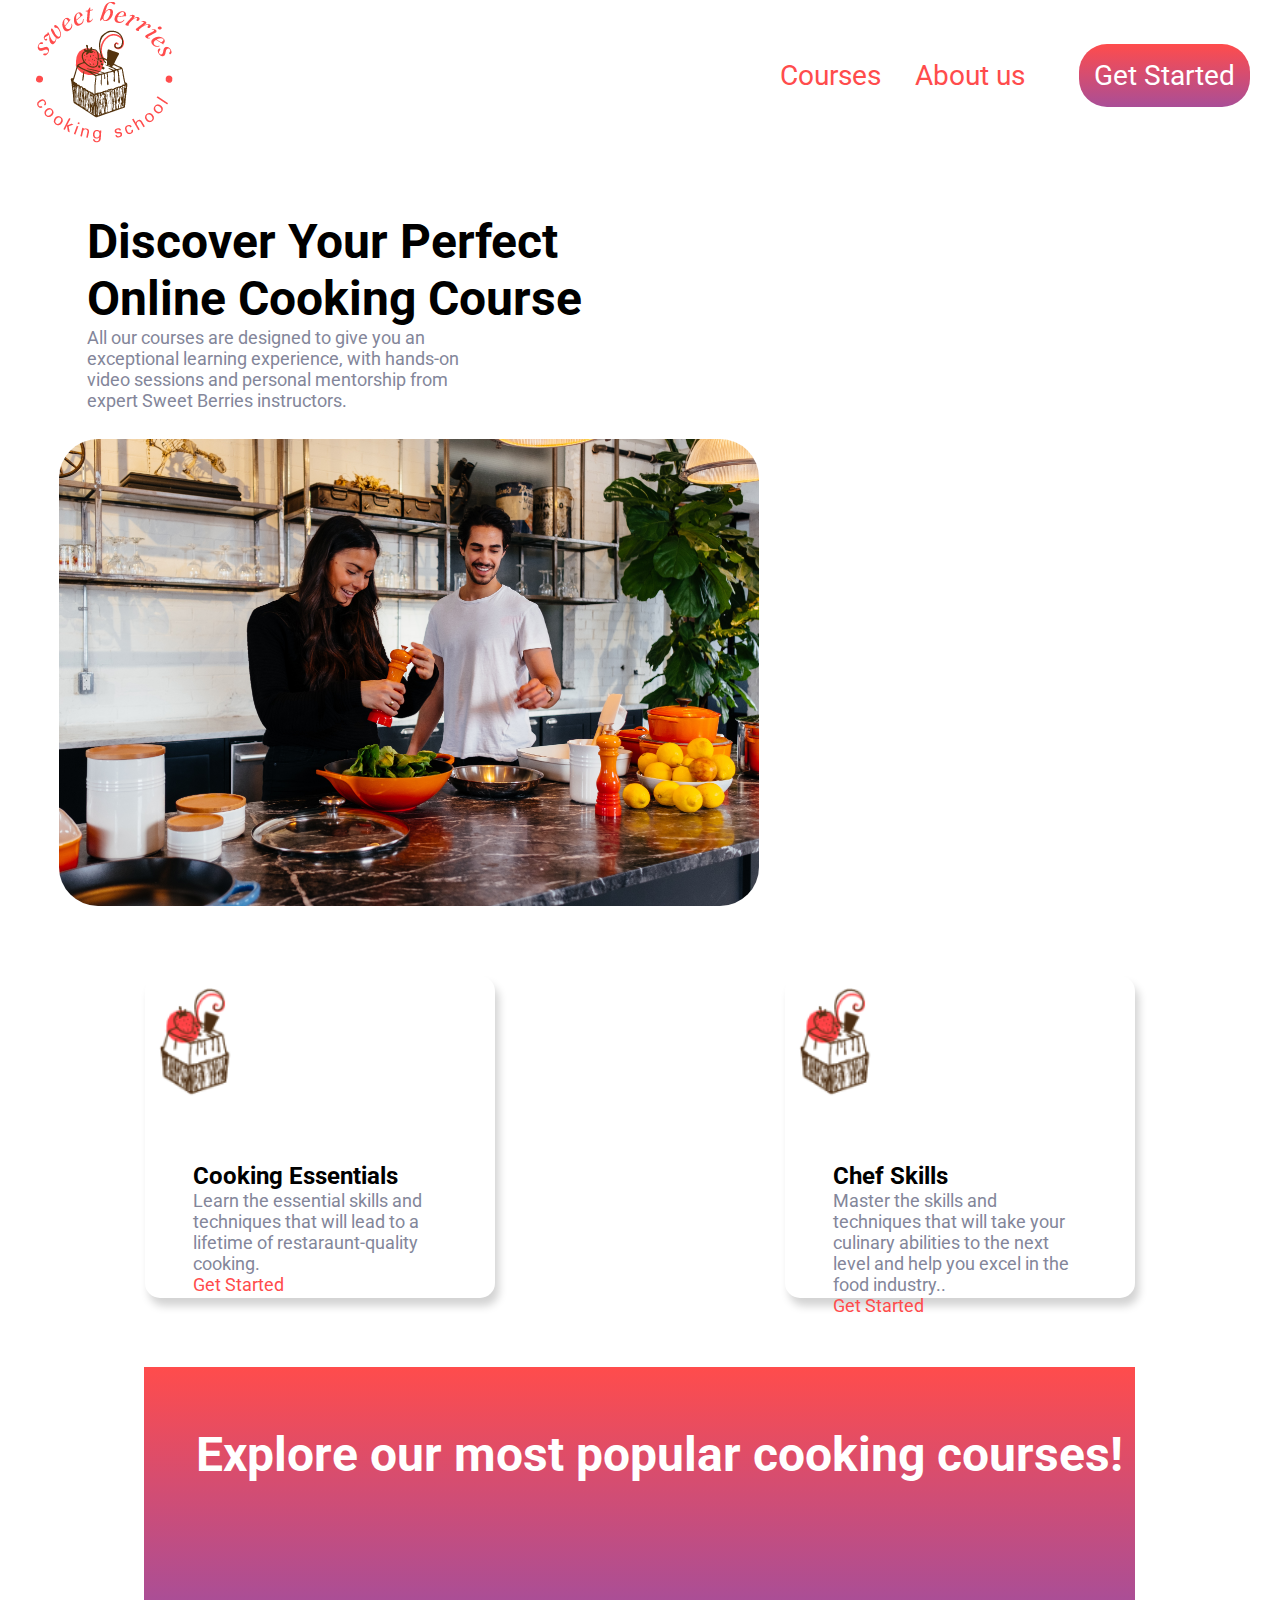
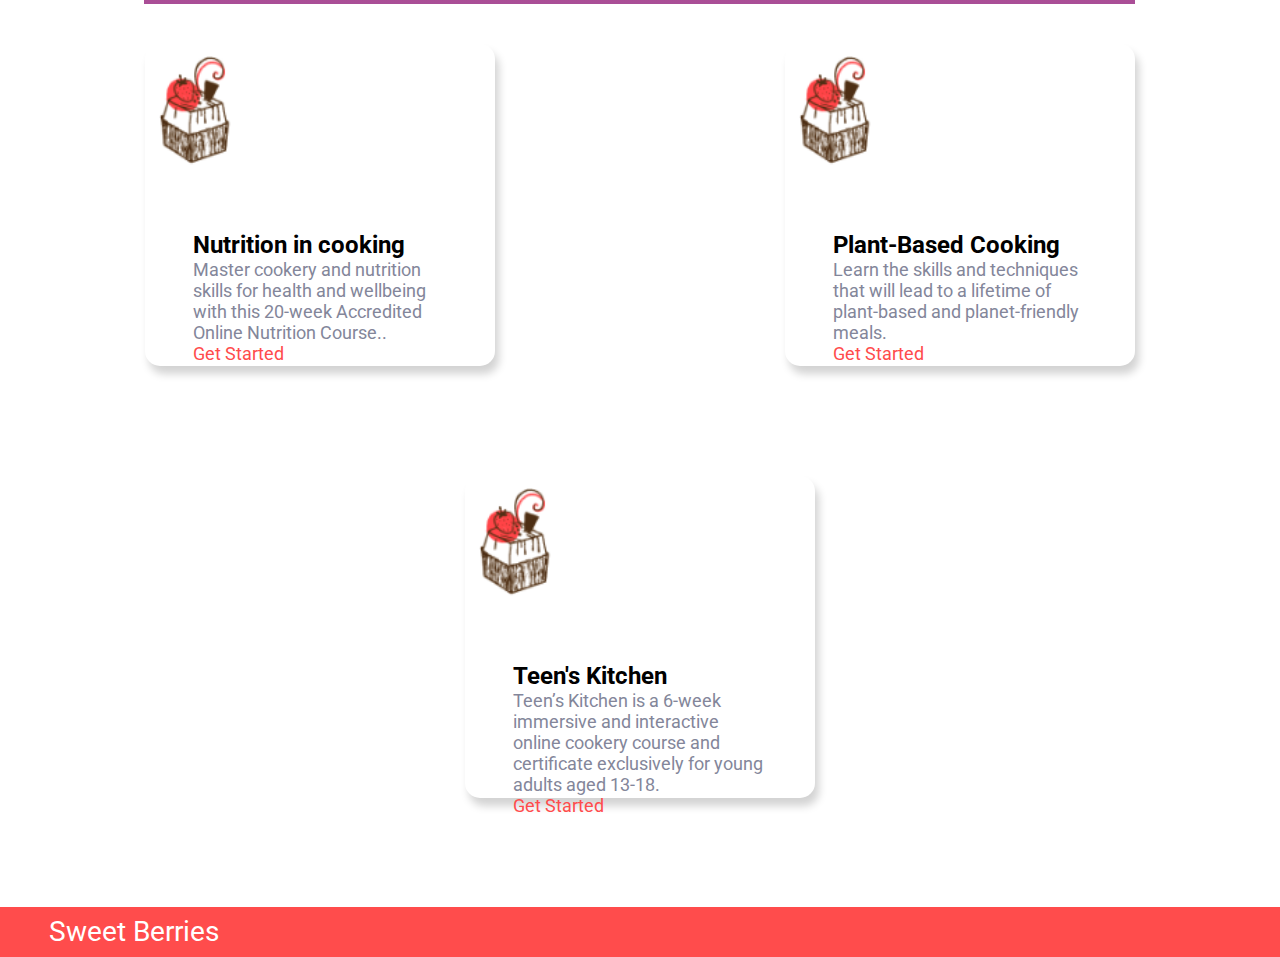
<file: index.html>
<!DOCTYPE html>
<html>

    <head>
        <meta charset="utf-8">
        <meta name="viewport" content="width=device-width">
        <meta http-equiv="X-UA-Compatible" content="IE=edge">
        <title>replit</title>
        <link rel="preconnect" href="https://fonts.googleapis.com">
<link rel="preconnect" href="https://fonts.gstatic.com" crossorigin>
<link href="https://fonts.googleapis.com/css2?family=Roboto&display=swap" rel="stylesheet">
        <link href="style.css" rel="stylesheet" type="text/css" />
    </head>
    <body>
        <div class="grid-container">
            <div class="header">
                <img src="assets/logo.png">
            
                <nav>
                    <a href="#">Courses</a>
                    <a href="#">About us</a>
                    <a href="/assets/registration.html" class="started">Get Started</a>
                </nav>
            </div>
            <div class="title">
                <div class="intro">
                    <h1>Discover Your Perfect<br> Online Cooking Course</h1>
                    <p>All our courses are designed to give you an<br> exceptional learning experience, with hands-on<br> video sessions and personal mentorship from<br> expert Sweet Berries instructors.</p>
                </div>
                <img src="assets/banner.jpg">
            </div>
            <div class="main">
                <div class="options">
                    <img src="assets/cake.png">
                    <h2>Cooking Essentials</h2>
                    <p>Learn the essential skills and techniques that will lead to a lifetime of restaraunt-quality cooking.</p>
                    <a href="#">Get Started</a>
                </div>
                <div class="options">
                    <img src="assets/cake.png">
                    <h2>Chef Skills</h2>
                    <p>Master the skills and techniques that will take your culinary abilities to the next level and help you excel in the food industry..</p>
                    <a href="#">Get Started</a>
                </div>
                <div class="other">
                    <h1>Explore our most popular cooking courses!</h1>
                </div>  
                <div class="options">
                    <img src="assets/cake.png">
                    <h2>Nutrition in cooking</h2>
                    <p>Master cookery and nutrition skills for health and wellbeing with this 20-week Accredited Online Nutrition Course..</p>
                    <a href="#">Get Started</a>
                </div>
                <div class="options">
                    <img src="assets/cake.png">
                    <h2>Plant-Based Cooking</h2>
                    <p>Learn the skills and techniques that will lead to a lifetime of plant-based and planet-friendly meals.</p>
                    <a href="#">Get Started</a>
                </div>
                <div class="options">
                    <img src="assets/cake.png">
                    <h2>Teen's Kitchen</h2>
                    <p>Teen’s Kitchen is a 6-week immersive and interactive online cookery course and certificate exclusively for young adults aged 13-18.</p>
                    <a href="#">Get Started</a>
                </div>
            </div>
            <div class="footer">Sweet Berries</div>
            
        </div>


        
    </body>
   
    
</html>
</file>
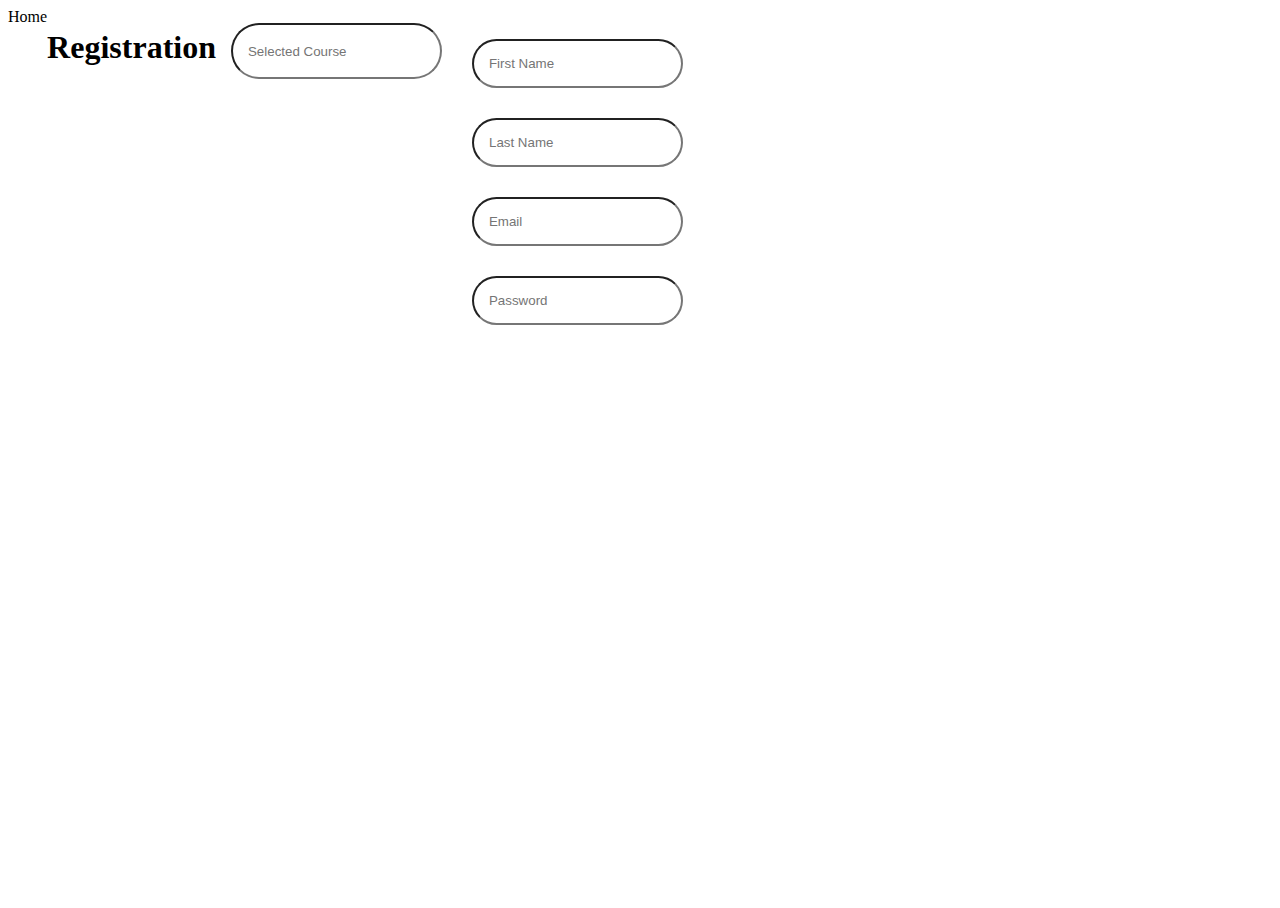
<file: registration.html>
<!DOCTYPE html>
<html>

    <head>
      <meta charset="utf-8">
      <meta name="viewport" content="width=device-width">
      <title>replit</title>
      <link href="style2.css" rel="stylesheet" type="text/css" />
    </head>

<body>
    <nav>Home</nav>
    <h1>Registration</h1>
     <input type=text placeholder="Selected Course" class="select">
    <p>
        <input type=text placeholder="First Name"> 
</br>
        <input type=text placeholder="Last Name">
</br>
        <input type=mail placeholder="Email"> 
</br>
        <input type=password placeholder="Password"
</br>
        
    </p>
</body>

</html>
</file>
<file: style.css>
/*html, body {
  height: 100%;
  width: 100%;
}*/

*{
    padding: 0;
    margin: 0;
    box-sizing: border-box;
}

body {
    font-family: 'roboto';
}

.grid-container{
    display: grid;
    grid-template-columns: 1fr 1fr 1fr;
    grid-template-rows: 150px 1fr 1fr 1fr 50px;
}

.header {
    grid-column: span 3;
    display: flex;
    justify-content: space-between;
    align-items:center;
    margin-right: 30px;
}

nav a {
    text-decoration: none;
    color: #FF4C4C;
    font-size: 28px;
    padding: 15px;
}

.burger {
    color: red;
}

.started {
    background:  linear-gradient(180deg, #FF4C4C 0%, #A94E97 100%);
    margin-left: 35px;
    border-radius: 28px;
    color: white;
    width: 167px;
}

.title {
    display: flex;
    grid-column: span 3;
    margin-left:59px;
    flex-wrap: wrap;
    margin-top: 35px;
}

.intro {
    display: flex;
    flex-direction: column;
    margin: 28px;
}

.intro p {
    color: #83869A;
    font-size: 18px;
}

.title img {
    border-radius: 39px;
    width: 700px;
    margin-bottom: 30px;
}

h1 {
    font-size: 48px;
    font-family: 'roboto';
}

.main {
    grid-column: span 3;
    grid-row: span 2;
    display: flex;
    flex-wrap: wrap;
    justify-content: space-around;
    margin-bottom: 40px;
}

.options img {
    width:50px;
    margin-top: -15px;
    margin-left: -10px;
    width: 85px;
    position:relative;
}

.options {
    width: 350px;
    height: 322px;
    box-shadow: 4px 8px 8px lightgray;
    border-radius: 15px;
    padding: 16px;
    display: flex;
    flex-direction: column;
    justify-content: space-around;
    margin: 40px;
}

.other {
    background: linear-gradient(180deg, #FF4C4C, #A94E97 100%)
}

.other h1 {
    margin: 59px 12px 92px 52px;
    color: white;

}

.options h2 {
    margin-top: 64px;
    font-size: 24px;
    margin-left: 32px;
}

.options p {
    font-size: 18px;
    color: #83869A;
    margin-left: 32px;
    margin-right: 32px;
}

.options a {
    color: #FF4C4C;
    text-decoration: none;
    font-size: 18px;
    margin-left: 32px;
}

.footer {
    background-color:#FF4C4C;
    color: white;
    display: flex;
    align-items: center;
    justify-items: center;
    font-size: 28px;
    grid-column: span 3;
    padding-left: 49px;
}
</file>
<file: style2.css>
html, body {
    height: 100%;
    width: 100%;
  }
  
  body {
      display: flex;
  }
  
  .select {
    height: 22px;
  }
  
  input {
      margin: 15px;
      padding: 15px 15px 15px 15px;
      border-radius: 35px;
  }
</file>
